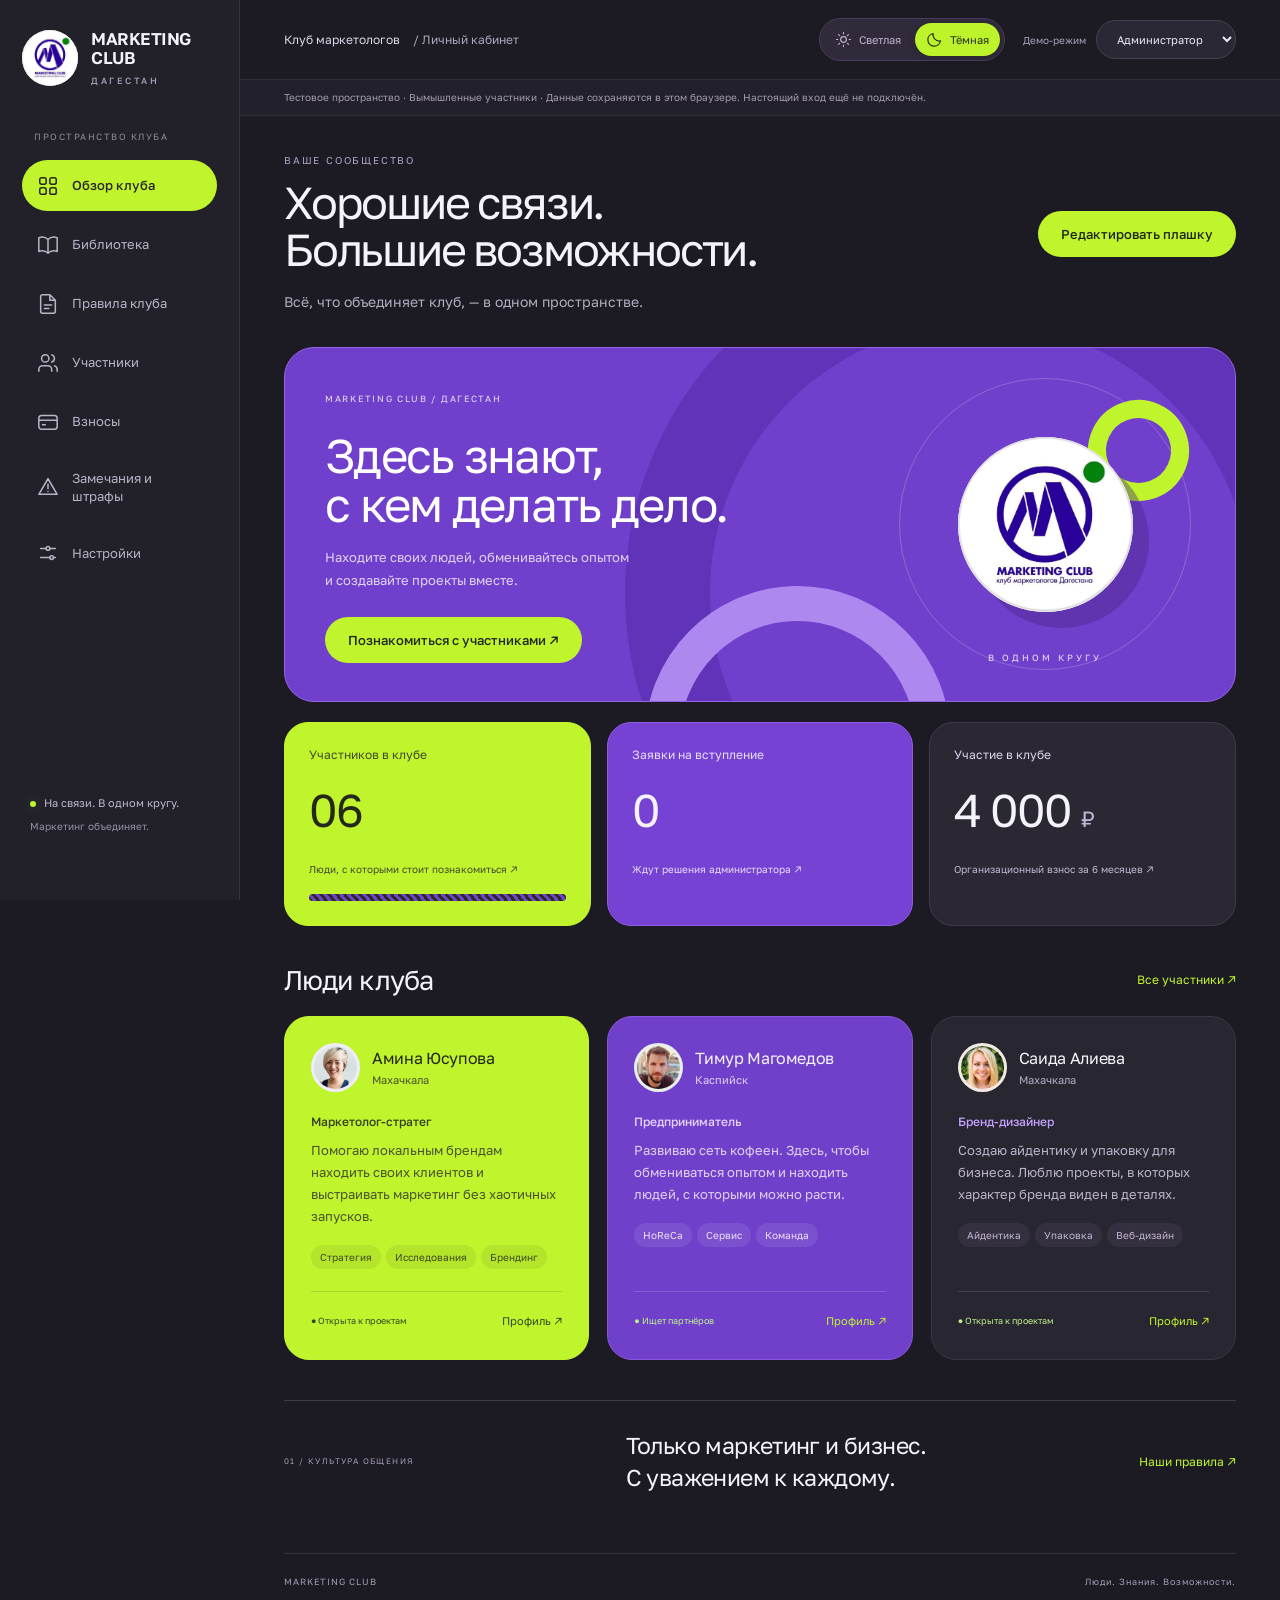
<file: index.html>
<!doctype html><html lang="ru"><head><meta charset="utf-8"><meta name="viewport" content="width=device-width,initial-scale=1"><link rel="icon" href="data:,"><script>try{document.documentElement.dataset.theme=localStorage.getItem('marketing-club-theme')==='light'?'light':'dark'}catch{document.documentElement.dataset.theme='dark'}</script><title>Marketing Club — пространство клуба</title><link rel="stylesheet" href="style.css"><link rel="stylesheet" href="theme.css?v=violet-lime"><link rel="stylesheet" href="components.css?v=1"></head><body><div id="scroll-progress" aria-hidden="true"></div><aside class="sidebar"><a class="brand" href="#overview"><span class="original-logo"><img src="club-reference.png" alt="Логотип Marketing Club"></span><span>MARKETING<br>CLUB<small>ДАГЕСТАН</small></span></a><div class="nav-label">ПРОСТРАНСТВО КЛУБА</div><nav id="nav"></nav><div class="side-bottom"><span class="live-dot"></span> На связи. В одном кругу.<p>Маркетинг объединяет.</p></div></aside><div class="workspace"><header class="topbar"><span>Клуб маркетологов <span class="muted">/ Личный кабинет</span></span><div class="header-controls"><div id="theme-switch" class="theme-switch" role="group" aria-label="Тема оформления"></div><label class="mode-label">Демо-режим <select id="mode" aria-label="Демонстрационная роль"><option value="admin">Администратор</option><option value="member">Участник</option></select></label></div></header><div class="demo-banner">Тестовое пространство · Вымышленные участники · Данные сохраняются в этом браузере. Настоящий вход ещё не подключён.</div><main id="app"></main><footer>MARKETING CLUB <span>Люди. Знания. Возможности.</span></footer></div><dialog id="dialog"><button id="close-dialog" class="close" aria-label="Закрыть">×</button><div id="dialog-body"></div></dialog><div id="toast" role="status"></div><button id="back-top" type="button" aria-label="Наверх" title="Наверх"></button><script src="ui.js"></script><script src="seed.js"></script><script src="library.js"></script><script src="settings.js"></script><script src="app.js"></script></body></html>
</file>
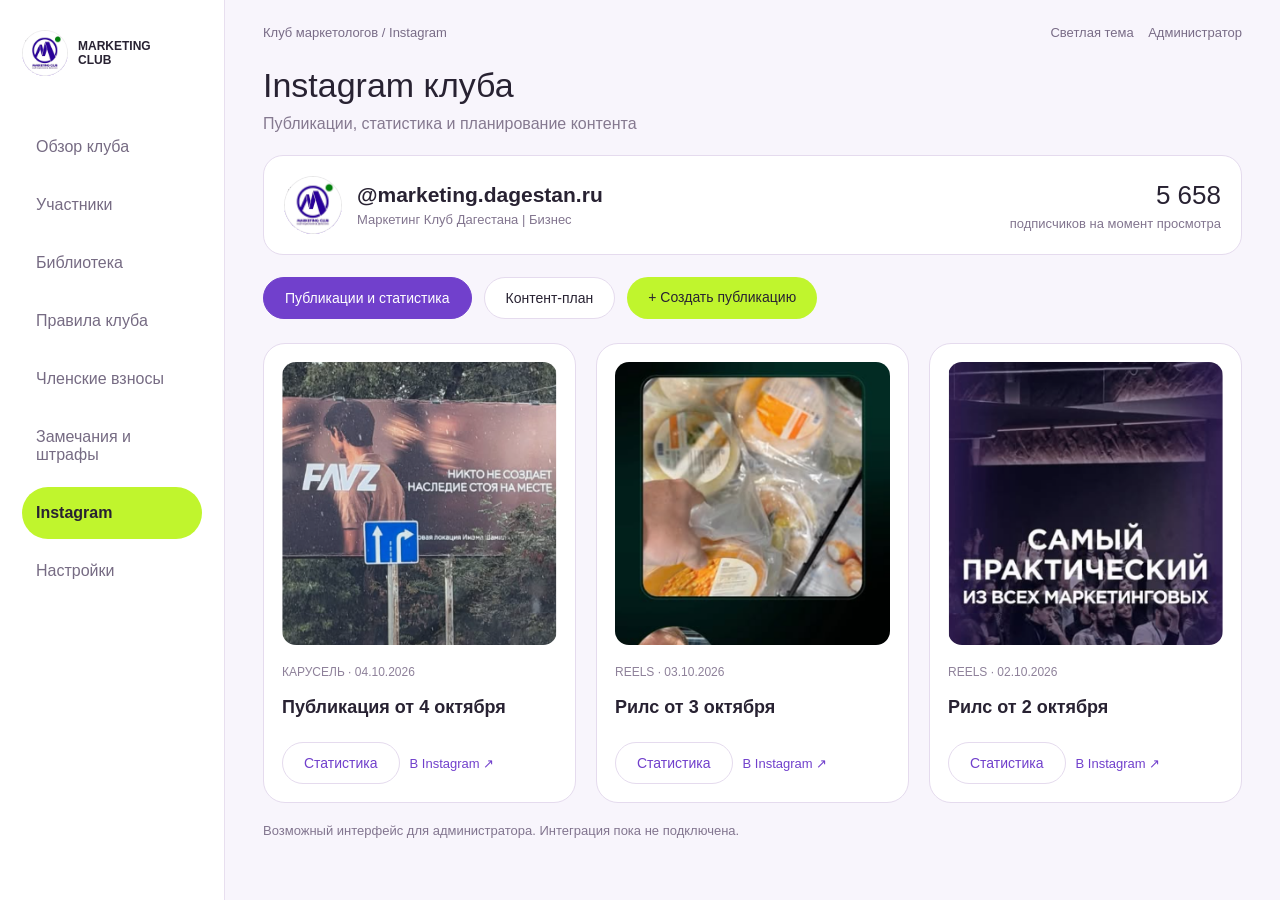
<file: docs/presentation/instagram-admin.html>
<!doctype html><meta charset="utf-8"><style>
*{box-sizing:border-box}body{margin:0;background:#f8f5fc;color:#282232;font:16px Arial}aside{position:absolute;left:0;top:0;bottom:0;width:225px;background:white;padding:30px 22px;border-right:1px solid #e8dfef}.brand{display:flex;align-items:center;font-size:12px;font-weight:700;gap:10px;margin-bottom:45px}.brand img{width:46px;height:46px;border-radius:50%}nav div{padding:17px 14px;margin:6px 0;color:#766b83;border-radius:30px}nav .active{background:#c0f52d;color:#282232;font-weight:bold}main{margin-left:225px;padding:25px 38px}.top{display:flex;justify-content:space-between;color:#796c87;font-size:13px;margin-bottom:26px}h1{font-size:34px;font-weight:500;margin:0 0 10px}.muted{color:#857990}.account{background:white;border:1px solid #e5dbee;border-radius:20px;padding:20px;display:flex;align-items:center;gap:15px;margin:22px 0}.account img{width:58px;height:58px;border-radius:50%}.account b{font-size:21px}.account .num{margin-left:auto;text-align:right;font-size:26px}.account small{font-size:13px;display:block;color:#82758f;margin-top:5px}.tabs{display:flex;gap:12px;margin:18px 0 24px}.btn{padding:12px 21px;border:1px solid #e5dbee;background:white;border-radius:24px;font-size:14px}.btn.on{background:#7140cc;color:white;border-color:#7140cc}.btn.lime{background:#c0f52d;color:#282232;border:none}.cards{display:grid;grid-template-columns:repeat(3,1fr);gap:20px}.card{background:#fff;border:1px solid #e5dbee;border-radius:22px;padding:18px}.photo{width:100%;height:283px;object-fit:cover;border-radius:14px}.card small{display:block;margin:16px 0;color:#8e819a;font-size:12px}.card h3{font-size:18px;line-height:1.4;margin:10px 0 22px}.actions{display:flex;gap:10px;align-items:center;color:#7140cc;font-size:13px}.note{font-size:13px;color:#82758f;margin-top:20px}.stats{display:grid;grid-template-columns:360px 1fr;gap:28px}.stats .photo{height:375px}.metrics{display:grid;grid-template-columns:repeat(2,1fr);gap:14px;margin-top:23px}.metric{border-bottom:1px solid #e7deef;padding:13px 0 17px}.metric b{display:block;font-size:30px;color:#7140cc;margin-bottom:7px}.hint{padding:19px;background:#f0e8fa;border-radius:15px;line-height:1.6;color:#71607e;margin-top:27px}.schedule{background:white;border:1px solid #e5dbee;border-radius:20px;padding:25px}table{width:100%;border-collapse:collapse}td,th{text-align:left;padding:19px 12px;border-bottom:1px solid #eae2f1;font-size:16px}th{color:#8d8097;font-size:12px;font-weight:normal}.tag{background:#f0e9fa;color:#7140cc;padding:7px 12px;border-radius:20px;font-size:12px}.caption{font-size:13px;color:#857990;margin-bottom:10px}
</style><aside><div class="brand"><img src="assets/logo-final.png">MARKETING<br>CLUB</div><nav><div>Обзор клуба</div><div>Участники</div><div>Библиотека</div><div>Правила клуба</div><div>Членские взносы</div><div>Замечания и штрафы</div><div class="active">Instagram</div><div>Настройки</div></nav></aside><main><div class="top"><span>Клуб маркетологов / Instagram</span><span>Светлая тема &nbsp;&nbsp; Администратор</span></div><h1>Instagram клуба</h1><div class="muted">Публикации, статистика и планирование контента</div><div class="account"><img src="assets/logo-final.png"><div><b>@marketing.dagestan.ru</b><small>Маркетинг Клуб Дагестана | Бизнес</small></div><div class="num">5 658<small>подписчиков на момент просмотра</small></div></div><div class="tabs"><div class="btn" id="feedtab">Публикации и статистика</div><div class="btn" id="plantab">Контент-план</div><div class="btn lime">+ Создать публикацию</div></div><div id="content"></div><div class="note">Возможный интерфейс для администратора. Интеграция пока не подключена.</div></main><script>
const mode=new URLSearchParams(location.search).get('view')||'feed';document.getElementById(mode==='plan'?'plantab':'feedtab').classList.add('on');
const posts=[['club-post1.png','КАРУСЕЛЬ · 04.10.2026','Публикация от 4 октября'],['club-post2.png','REELS · 03.10.2026','Рилс от 3 октября'],['club-post3.png','REELS · 02.10.2026','Рилс от 2 октября']];
if(mode==='feed')content.innerHTML='<div class="cards">'+posts.map(p=>`<article class="card"><img class="photo" src="assets/${p[0]}"><small>${p[1]}</small><h3>${p[2]}</h3><div class="actions"><span class="btn">Статистика</span><span>В Instagram ↗</span></div></article>`).join('')+'</div>';
if(mode==='stats')content.innerHTML=`<div class="stats"><article class="card"><img class="photo" src="assets/club-post3.png"><small>REELS · 02.10.2026</small><h3>Публикация @marketing.dagestan.ru</h3></article><article class="card"><h2>Статистика публикации</h2><div class="muted">Рилс от 2 октября 2026</div><div class="metrics">${['Просмотры','Охват','Лайки','Комментарии','Сохранения','Репосты'].map(x=>`<div class="metric"><b>—</b>${x}</div>`).join('')}</div><div class="hint">Показатели появятся после подключения аккаунта и предоставления доступа к статистике.</div></article></div>`;
if(mode==='plan')content.innerHTML=`<article class="schedule"><div class="caption">ПРИМЕР РАСПИСАНИЯ</div><h2>Октябрь 2026</h2><div class="muted">Загрузите готовый контент и назначьте даты публикаций на месяц.</div><table><thead><tr><th>ДАТА И ВРЕМЯ</th><th>ФОРМАТ</th><th>ПУБЛИКАЦИЯ</th><th>СТАТУС</th></tr></thead><tbody>${[['08.10 · 12:00','Пост','Знакомство с участником'],['12.10 · 18:00','Рилс','Короткий разбор кейса'],['19.10 · 12:00','Карусель','Подборка полезных материалов'],['26.10 · 18:00','Рилс','Анонс встречи клуба']].map(r=>`<tr>${r.map(t=>`<td>${t}</td>`).join('')}<td><span class="tag">Запланировано</span></td></tr>`).join('')}</tbody></table><div class="hint">Автопостинг: после подключения система сможет публиковать материалы в назначенное время.</div></article>`;
</script>
</file>
<file: style.css>
@import url('https://fonts.googleapis.com/css2?family=Golos+Text:wght@400;500;600;700;800&display=swap');
:root{font-family:'Golos Text',Arial,sans-serif;color:#29262e;background:#f7f7f9;font-synthesis:none;--purple:#5428b7;--muted:#8a8792;--line:#e8e6ed}*{box-sizing:border-box}body{margin:0}a{color:inherit;text-decoration:none}button,input,select,textarea{font:inherit}button,a,select{ -webkit-tap-highlight-color:transparent}button{cursor:pointer}button:focus-visible,a:focus-visible,input:focus-visible,select:focus-visible,textarea:focus-visible{outline:3px solid #a387e8;outline-offset:3px}.sidebar{position:fixed;inset:0 auto 0 0;width:240px;background:white;border-right:1px solid var(--line);padding:36px 22px;display:flex;flex-direction:column}.brand{display:flex;align-items:center;gap:13px;font-size:17px;font-weight:800;line-height:1.08;letter-spacing:-.4px}.mark{font-size:54px;color:var(--purple);letter-spacing:-8px;margin-right:8px}.brand small{display:block;font-size:9px;letter-spacing:2.5px;font-weight:500;color:#938aab;margin-top:9px}.nav-label{font-size:9px;letter-spacing:1.8px;color:#aaa4b4;margin:60px 12px 18px}nav{display:grid;gap:6px}nav a{display:flex;align-items:center;gap:13px;font-size:13px;padding:14px 12px;border-radius:9px;color:#817a8d}nav a>span{font-size:19px;width:22px;text-align:center}nav a.active{background:#eee8fa;color:var(--purple);font-weight:600}.side-bottom{margin-top:auto;font-size:11px;padding:20px 8px;color:#736a81}.side-bottom p{font-size:10px;margin:9px 0;color:#a59dad}.live-dot{display:inline-block;background:#73a98a;width:6px;height:6px;border-radius:50%;margin-right:5px}.workspace{margin-left:240px}.topbar{height:80px;padding:0 44px;display:flex;align-items:center;justify-content:space-between;border-bottom:1px solid var(--line);font-size:12px;background:white;gap:20px}.muted{color:var(--muted);margin-left:10px}.mode-label{font-size:10px;color:var(--muted);display:flex;align-items:center;gap:10px}.mode-label select{padding:9px;border:1px solid var(--line);border-radius:7px;font-size:11px;background:#fff;color:#4a405d}.demo-banner{padding:10px 44px;color:#898091;font-size:10px;border-bottom:1px solid var(--line);line-height:1.5}main{max-width:1480px;margin:auto;padding:40px 44px 60px;min-height:80vh}.page-heading{display:flex;justify-content:space-between;align-items:center;gap:22px;margin-bottom:30px}.eyebrow{font-size:10px;color:#9787b0;letter-spacing:2px;margin-bottom:13px}h1{font-size:39px;font-weight:500;line-height:1.17;letter-spacing:-1.7px;margin:0 0 14px}h2{font-size:24px;font-weight:500;letter-spacing:-.6px;margin:0 0 16px}h3{font-size:15px;font-weight:500;margin:0 0 8px}p{font-size:13px;line-height:1.8;color:#8a8592;margin:0}.primary,.light-button{display:inline-flex;justify-content:center;align-items:center;border:0;border-radius:8px;padding:14px 18px;background:var(--purple);color:white;font-size:12px;font-weight:500}.light-button{background:#fff;color:#5428b7;margin-top:28px}.hero{position:relative;display:flex;justify-content:space-between;background:#5325af;border-radius:16px;overflow:hidden;padding:38px 40px;color:#fff;min-height:310px}.hero h2{font-size:39px;line-height:1.12;margin:22px 0 16px;letter-spacing:-1.4px}.hero p{color:#d1bfe9;font-size:12px}.pill{font-size:8px;letter-spacing:2px;color:#d5c7ed}.hero-art{width:300px;position:relative;display:flex;align-items:center;justify-content:center;flex-shrink:0}.hero-art:before,.hero-art:after{content:'';position:absolute;border:1px solid #ffffff20;border-radius:50%;width:290px;height:290px}.hero-art:after{width:220px;height:220px}.hero-art span{font-size:230px;font-weight:800;font-style:italic;line-height:1;letter-spacing:-25px;transform:rotate(-12deg);color:#f1e8ff;text-shadow:15px 15px 0 #ffffff13;margin-right:32px}.hero-art i{position:absolute;bottom:0;font-style:normal;font-size:8px;letter-spacing:4px;color:#bca1e3}.stats{display:grid;grid-template-columns:repeat(3,1fr);gap:16px;margin:20px 0 38px}.stats>a{padding:23px;background:white;border:1px solid var(--line);border-radius:12px}.stats small{font-size:11px;color:#8d8796;display:block}.stats strong{display:block;font-size:35px;font-weight:500;letter-spacing:-1.5px;margin:17px 0}.stats em{font-size:22px;font-style:normal;color:#bcb0d2}.stats span{font-size:9px;color:#a09aa9}.section-title{display:flex;align-items:center;justify-content:space-between;margin:32px 0 20px;font-size:22px}.section-title h2{margin:0;font-size:22px}.section-title a{font-size:11px;color:var(--purple)}.cards{display:grid;grid-template-columns:repeat(3,minmax(0,1fr));gap:16px}.card{padding:23px;background:white;border:1px solid var(--line);border-radius:12px;display:flex;flex-direction:column;min-width:0}.person-top{display:flex;align-items:center;gap:12px;margin-bottom:22px}.avatar{width:48px;height:48px;display:grid;place-items:center;border-radius:50%;font-size:15px;flex-shrink:0;overflow:hidden}.avatar img{width:100%;height:100%;object-fit:cover}.person-top h3{font-size:13px;margin:0 0 5px}.person-top small,td small{display:block;font-size:10px;color:#9c95a5;margin-top:4px}.role{font-size:11px;font-weight:500;color:var(--purple);margin-bottom:10px}.card p{font-size:11px;line-height:1.8}.tags{display:flex;flex-wrap:wrap;gap:5px;margin:18px 0 22px}.tags span{font-size:9px;padding:5px 7px;background:#f7f5fa;border-radius:4px;color:#91859d}.card-bottom{margin-top:auto;border-top:1px solid #f0edf4;padding-top:16px;display:flex;justify-content:space-between;gap:10px;align-items:center}.availability{font-size:8px;color:#7a9b85}.text-button{display:inline-block;border:0;background:none;color:var(--purple);font-size:11px;padding:6px 0;cursor:pointer}.bottom-note{margin-top:35px;border-top:1px solid var(--line);padding-top:28px;display:flex;align-items:center;justify-content:space-between;gap:20px}.bottom-note>span{font-size:8px;letter-spacing:1.4px;color:#a49aaf}.bottom-note h2{font-size:20px;line-height:1.4;margin:0}.bottom-note a{font-size:11px;color:var(--purple)}footer{margin:0 44px;padding:22px 0;border-top:1px solid var(--line);font-size:9px;letter-spacing:1px;color:#a299ae;display:flex;justify-content:space-between}.toolbar{display:flex;gap:12px;margin-bottom:20px}.toolbar input{flex:1;min-width:0}.toolbar input,.toolbar select{border:1px solid var(--line);border-radius:9px;padding:16px;background:#fff;font-size:12px;color:#786a88}.result-count{font-size:11px;margin:0 0 18px}.profile-layout,.rules-layout{display:grid;grid-template-columns:1fr 300px;gap:28px}.profile-layout{grid-template-columns:1fr 1fr}.panel{background:#fff;border:1px solid var(--line);border-radius:12px;padding:25px;margin-bottom:18px}.panel p+p{margin-top:14px}.panel.purple{background:var(--purple);color:white}.purple p{color:#dccff3}.rule{display:grid;grid-template-columns:35px 1fr;gap:22px;padding:24px 0;border-top:1px solid var(--line)}.rule>span{font-size:12px;color:#aa9abd}.rule p{font-size:12px}.rule h3{font-size:17px}.detail-section{margin:24px 0}.table-wrap{overflow:auto;background:white;border:1px solid var(--line);border-radius:12px}table{border-collapse:collapse;width:100%;text-align:left;font-size:12px}th{font-size:10px;color:#9a90a6;background:#fcfbfe;font-weight:500;padding:18px;white-space:nowrap}td{padding:18px;border-top:1px solid #f0edf5;line-height:1.6}td .person-top{margin:0}td .avatar{width:34px;height:34px;font-size:11px}td strong{font-size:11px;font-weight:500}.actions{display:flex;gap:12px}.badge{padding:6px 8px;border-radius:5px;font-size:10px;white-space:nowrap;background:#f0edf4;color:#8a7e9b}.badge.active{background:#ecf5ef;color:#71917c}.badge.pending{background:#fff5e3;color:#ae8c47}.badge.excluded,.danger{color:#b65668}.info-strip{background:#eeebf7;padding:15px 18px;border-radius:8px;font-size:12px;color:#8c7aab;margin-bottom:24px}.history-item{padding:17px 0;border-bottom:1px solid var(--line);font-size:13px}.history-item small{display:block;font-size:10px;color:#a497b2;margin-top:6px}.empty{padding:50px;border:1px dashed var(--line);grid-column:1/-1;color:#8a7b9c}.small-note{font-size:10px;line-height:1.7}dialog{border:0;border-radius:16px;padding:35px;width:calc(100% - 32px);max-width:660px;max-height:90vh;overflow:auto;color:#302638}dialog::backdrop{background:#20103180;backdrop-filter:blur(5px)}.close{position:absolute;right:12px;top:12px;border:0;background:#f2eff7;border-radius:50%;width:30px;height:30px;font-size:20px;color:#84708f}form label{display:block;font-size:12px;margin:16px 0 8px;color:#81708f}form input,form textarea,form select{display:block;width:100%;border:1px solid #e4deec;border-radius:7px;background:#fff;padding:12px;font-size:14px;margin-top:8px;color:#43334f}form textarea{min-height:85px;resize:vertical}form .primary{width:100%;margin-top:22px}.form-grid{display:grid;grid-template-columns:1fr 1fr;gap:0 16px}[hidden]{display:none!important}#toast{position:fixed;bottom:24px;left:50%;transform:translateX(-50%);max-width:90vw;background:#32233f;color:#fff;border-radius:10px;padding:15px 23px;font-size:13px;z-index:100;display:none}#toast.show{display:block}
@media(min-width:1550px){main{padding-top:50px}.hero{min-height:355px}.hero-art{width:400px}.card{padding:28px}.card p{font-size:13px}.person-top h3{font-size:15px}}
@media(max-width:1150px){.sidebar{width:200px;padding:25px 14px}.workspace{margin-left:200px}main{padding:30px 28px}.topbar{padding:0 28px}.demo-banner{padding:10px 28px}.cards{grid-template-columns:repeat(2,minmax(0,1fr))}.hero-art{width:220px}.hero-art:before{width:240px;height:240px}.hero h2{font-size:34px}.bottom-note>span{display:none}.rules-layout{grid-template-columns:1fr 240px}}
@media(max-width:760px){.sidebar{position:static;width:auto;padding:18px 20px 0;border-right:0}.brand{font-size:13px}.mark{font-size:40px}.brand small{font-size:8px;margin-top:5px}.nav-label,.side-bottom{display:none}nav{display:flex;overflow:auto;margin-top:18px;gap:4px}nav a{flex-shrink:0;padding:12px 11px;font-size:11px;border-radius:7px 7px 0 0}nav a>span{display:none}.workspace{margin:0}.topbar{height:58px;padding:0 20px}.topbar>span{font-size:10px}.muted{display:none}.mode-label{font-size:0}.demo-banner{padding:10px 20px;font-size:9px}main{padding:28px 20px 40px}h1{font-size:32px}.page-heading{align-items:flex-start}.page-heading>.primary{padding:12px;font-size:10px;white-space:nowrap}.hero{padding:28px;min-height:300px}.hero-art{width:140px;opacity:.65;margin-right:-25px}.hero-art span{font-size:160px}.hero-art:before{width:190px;height:190px}.hero-art:after{width:145px;height:145px}.hero-art i{display:none}.hero h2{font-size:30px}.hero p{font-size:10px}.hero>div:first-child{z-index:1}.stats{gap:8px}.stats>a{padding:16px 12px}.stats small{font-size:9px}.stats strong{font-size:26px}.stats span{font-size:8px}.rules-layout,.profile-layout{grid-template-columns:1fr}.cards{gap:12px}.card{padding:18px}.card-bottom{flex-wrap:wrap}.bottom-note h2{font-size:17px}footer{margin:0 20px;font-size:8px}.form-grid{grid-template-columns:1fr}.toolbar{flex-wrap:wrap}.toolbar input{flex-basis:100%}.toolbar select{width:100%}.page-heading{flex-wrap:wrap}}
@media(max-width:450px){.cards{grid-template-columns:1fr}.hero-art{position:absolute;right:0;top:60px;opacity:.22}.hero h2{font-size:33px}.hero p{font-size:11px}.stats{grid-template-columns:1fr}.stats>a{display:grid;grid-template-columns:1fr auto;align-items:center;gap:8px}.stats strong{grid-row:1/3;grid-column:2;margin:0}.stats span{font-size:9px}.hero{padding:28px}.bottom-note{align-items:flex-start}.bottom-note a{font-size:10px;white-space:nowrap}.topbar>span{max-width:100px}dialog{padding:32px 22px}.person-top h3{font-size:15px}.card p{font-size:12px}.availability{font-size:10px}}
.original-logo{position:relative;display:block;width:56px;height:56px;flex-shrink:0;border-radius:50%;overflow:hidden}.original-logo img{position:absolute;width:285%;max-width:none;height:auto;left:-80.4%;top:-64.6%}.hero-art .original-logo{width:200px;height:200px;z-index:1}.hero-art:after{width:240px;height:240px}@media(max-width:760px){.original-logo{width:48px;height:48px}.hero-art .original-logo{width:135px;height:135px}}@media(max-width:450px){.hero-art{display:none}}
.library-intro{display:flex;justify-content:space-between;align-items:center;gap:30px;background:#eee8f8;border:1px solid #e3d8f3;border-radius:14px;padding:30px 34px;margin-bottom:26px}.library-intro h2{font-size:28px;color:#4e2d79}.library-intro p{color:#8a759f}.library-art{display:grid;gap:5px;color:#b6a0d0;font-size:20px;font-weight:700;letter-spacing:-.7px;transform:rotate(-7deg);padding-right:30px}.library-art span:last-child{color:#7148a4}.library-filters{display:flex;justify-content:space-between;align-items:flex-start;gap:15px;margin-bottom:22px}.resource-tabs{display:flex;gap:7px;flex-wrap:wrap}.resource-tab{background:#fff;border:1px solid var(--line);border-radius:25px;padding:9px 13px;color:#8a7c9a;font-size:11px;white-space:nowrap}.resource-tab.selected{background:#5428b7;color:#fff;border-color:#5428b7}.resource-card{padding:0;overflow:hidden}.resource-cover{height:155px;background:#e7def4;color:#775592;position:relative;display:flex;flex-direction:column;justify-content:space-between;padding:19px 23px}.resource-cover[data-kind="Видео"]{background:#e7edf0;color:#67868e}.resource-cover[data-kind="Статья"]{background:#f0e8dd;color:#a78b60}.resource-cover[data-kind="Курс"]{background:#e5ece4;color:#7c9874}.resource-cover[data-kind="Сервис"]{background:#e6e7f3;color:#7f84b0}.resource-cover[data-kind="Шаблон"]{background:#f1e3e9;color:#af7d90}.resource-format{font-size:9px;letter-spacing:1px;padding-right:28px}.resource-glyph{font-size:60px;line-height:1;font-weight:400}.bookmark{position:absolute;right:14px;top:12px;width:30px;height:30px;display:grid;place-items:center;border:0;border-radius:50%;background:#ffffff90;color:#786486;font-size:21px}.bookmark.saved{color:#5428b7;background:white}.resource-copy{padding:23px;display:flex;flex-direction:column;flex:1}.resource-copy>small{font-size:9px;color:#a391b1;margin-bottom:11px}.resource-copy h3{font-size:18px;line-height:1.35;letter-spacing:-.4px}.resource-copy p{margin-bottom:22px;overflow-wrap:anywhere}.resource-bottom{display:flex;justify-content:space-between;align-items:center;gap:10px;margin-top:auto;padding-top:15px;border-top:1px solid #eee9f3}.sample-label{font-size:9px;color:#a49aaf}.resource-admin{display:flex;justify-content:space-between;gap:16px;margin-top:28px;padding-top:18px;border-top:1px solid var(--line)}.resource-description{white-space:pre-wrap;font-size:14px;line-height:1.8;color:#86788e;overflow-wrap:anywhere}.resource-copy h3{overflow-wrap:anywhere}@media(max-width:760px){.library-intro{padding:24px}.library-art{font-size:14px;padding-right:0}.library-intro h2{font-size:23px}.library-filters{flex-wrap:wrap}.resource-copy{padding:20px}}@media(max-width:450px){.library-art{display:none}.library-intro p br{display:none}.resource-cover{height:145px}.resource-tabs{gap:6px}.resource-tab{padding:9px 11px}}
</file>
<file: theme.css>
/* Club visual direction: charcoal, violet, electric lime. */
:root{color-scheme:dark;--purple:#ad8aff;--muted:#aaa6bb;--line:#383543;--lime:#c0f52d;--violet:#7340d6;--surface:#272630;color:#f5f3fa;background:#1c1b23}
body{background:#1c1b23}::selection{background:var(--lime);color:#20211b}
.sidebar{background:#22212a;border-color:#37333f;padding-top:30px}.brand{font-weight:600;letter-spacing:-.5px}.brand small{color:#a8a1ba}.nav-label{color:#92899f;margin-top:45px;letter-spacing:1.5px}.original-logo{background:white}.side-bottom{color:#c0b8ce}.side-bottom p{color:#9690a5}.live-dot{background:var(--lime);box-shadow:0 0 12px #c0f52d40}
nav{gap:8px}nav a{border-radius:30px;padding:14px;color:#b9b3c6;transition:background .18s,color .18s}nav a:hover{background:#302b3e;color:#fff}nav a.active{background:var(--lime);color:#22251a;font-weight:500}nav a>span{font-size:20px}nav a.active>span{color:#292426}
.topbar{background:#1c1b23;border-color:#302d39;color:#ddd7e9}.mode-label{color:#aba2bc}.mode-label select{background:#2b2835;color:#ede7f8;border:1px solid #46404f;border-radius:30px;padding:11px 16px}.demo-banner{background:#22202b;color:#a49bad;border-color:#302d39;font-size:10px}
main{padding-top:38px}h1{font-size:clamp(36px,3.5vw,56px);font-weight:400;letter-spacing:-2.2px;line-height:1.04;margin-bottom:18px}h2{font-weight:400}h3{font-weight:500}p{color:#b3acbf;font-size:14px;line-height:1.75}.eyebrow{color:#afa0c6;font-size:10px;letter-spacing:1.8px}.page-heading{margin-bottom:32px}.page-heading>div>p{max-width:650px}
.primary,.light-button{background:var(--lime);color:#20251a;border-radius:40px;font-size:13px;font-weight:500;padding:15px 23px;transition:background .16s,transform .16s}.primary:hover,.light-button:hover{background:#cff970;transform:translateY(-1px)}.primary:active,.light-button:active{transform:none}button:focus-visible,a:focus-visible,input:focus-visible,select:focus-visible,textarea:focus-visible{outline:3px solid #a6ece0;outline-offset:4px}.text-button,.section-title a,.bottom-note a{color:var(--lime);font-size:12px}.text-button:hover{text-decoration:underline;text-underline-offset:4px}
.hero{background:#7040cc;border:1px solid #9464e5;border-radius:30px;padding:38px 40px;min-height:340px;isolation:isolate}.hero:before{content:'';position:absolute;inset:-110px -100px auto auto;width:540px;height:540px;border:85px solid #5b2eaf;border-radius:50%;z-index:-1;opacity:.7}.hero:after{content:'';position:absolute;width:235px;height:235px;right:30%;bottom:-190px;border:35px solid #ad89ef;border-radius:50%;z-index:-1}.hero h2{font-size:clamp(34px,3.7vw,53px);font-weight:400;line-height:1.04;letter-spacing:-1.7px;margin:25px 0 17px}.hero p{color:#e2d5f6;font-size:13px}.pill{color:#e9dff9;font-size:9px;letter-spacing:1.7px}.hero-art{width:300px}.hero-art:before{border:1px solid #d1bae950;width:290px;height:290px}.hero-art:after{border:18px solid var(--lime);width:65px;height:65px;right:6px;top:14px;border-radius:50%;transform:rotate(-20deg)}.hero-art .original-logo{width:175px;height:175px;box-shadow:16px 16px 0 #47228165}.hero-art i{color:#efe4ff;letter-spacing:3px;font-size:9px}.light-button{margin-top:25px}
.stats{gap:16px}.stats>a{background:#2b2834;border:1px solid #42394f;border-radius:24px;padding:24px;position:relative;overflow:hidden}.stats>a:first-child{background:var(--lime);color:#232819;border-color:var(--lime)}.stats>a:nth-child(2){background:#7542d3;border-color:#8e5be1}.stats strong{font-size:46px;font-weight:400;letter-spacing:-2px;margin:20px 0}.stats small{color:#dfd5ee;font-size:12px}.stats span{color:#c4b9d2;font-size:10px}.stats em{color:#c4b6d7}.stats>a:first-child small,.stats>a:first-child span{color:#424b2c}.stats>a:nth-child(2) small,.stats>a:nth-child(2) span{color:#ecdefc}.stats>a:first-child:after{content:'';display:block;height:7px;width:100%;margin-top:17px;background:repeating-linear-gradient(50deg,#282c22 0 3px,#7141ce 3px 6px);border-radius:10px}.section-title h2{font-size:27px;letter-spacing:-.9px}
.cards{gap:18px}.card{background:#282630;border:1px solid #3c3549;border-radius:25px;padding:26px}.person-top h3{font-size:16px;font-weight:400;line-height:1.25;letter-spacing:-.35px}.person-top small,td small{color:#b6acc4;font-size:11px}.avatar{width:49px;height:49px;border:3px solid #ffffff16}.role{color:#c4a2ff;font-size:12px;font-weight:500}.card p{color:#bcb4ca;font-size:13px;line-height:1.7}.tags span{background:#35303f;color:#c4b6d6;border-radius:25px;font-size:10px;padding:6px 9px}.card-bottom{border-color:#494052;gap:8px}.availability{color:#bef28b;font-size:9px}.card-bottom .text-button{font-size:11px}
.cards:not(.resource-grid)>.card:nth-child(6n+1){background:var(--lime);border-color:var(--lime);color:#23271b}.cards:not(.resource-grid)>.card:nth-child(6n+1) .role{color:#333d21}.cards:not(.resource-grid)>.card:nth-child(6n+1) p,.cards:not(.resource-grid)>.card:nth-child(6n+1) small{color:#4a522e}.cards:not(.resource-grid)>.card:nth-child(6n+1) .tags span{background:#24261913;color:#3e4a22}.cards:not(.resource-grid)>.card:nth-child(6n+1) .card-bottom{border-color:#718f374d}.cards:not(.resource-grid)>.card:nth-child(6n+1) .availability,.cards:not(.resource-grid)>.card:nth-child(6n+1) .text-button{color:#344520}.cards:not(.resource-grid)>.card:nth-child(6n+2){background:#7040cb;border-color:#8856dc}.cards:not(.resource-grid)>.card:nth-child(6n+2) .role{color:#e7d5ff}.cards:not(.resource-grid)>.card:nth-child(6n+2) p,.cards:not(.resource-grid)>.card:nth-child(6n+2) small{color:#e2d3f5}.cards:not(.resource-grid)>.card:nth-child(6n+2) .tags span{background:#ffffff16;color:#eee3fc}.cards:not(.resource-grid)>.card:nth-child(6n+2) .card-bottom{border-color:#ac83e766}
.toolbar input,.toolbar select{background:#2a2733;border-color:#423a50;color:#eee9f5;border-radius:30px;padding:17px 21px;font-size:13px}.toolbar input::placeholder{color:#a69ab8}.result-count{color:#a69db5;font-size:12px}.bottom-note{border-color:#403847;margin-top:40px}.bottom-note h2{font-size:23px;font-weight:400}.bottom-note>span,footer{color:#a69bb5}.bottom-note>a{white-space:nowrap}footer{border-color:#38323f}
.panel{background:#292530;border-color:#41374c;border-radius:25px;padding:28px}.panel.purple{background:#7040cd;border-color:#8d58e0}.panel.purple p{color:#eee0ff}.rule{border-color:#3d3447;padding:27px 0}.rule>span{background:#36303e;color:var(--lime);border-radius:50%;width:34px;height:34px;display:grid;place-items:center;font-size:11px}.rule p{font-size:14px;color:#bdb2cc}.rule h3{font-size:19px;font-weight:400}.rules-layout{gap:32px}.rules-layout aside .panel:first-child h2{color:var(--lime);font-size:28px;line-height:1.2}.history-item{border-color:#403648}.history-item small{color:#a99bb8}.info-strip{background:#332944;color:#d8c2f1;border:1px solid #56406a;border-radius:17px;font-size:13px}.table-wrap{background:#27232e;border-color:#42384f;border-radius:23px}th{background:#302838;color:#c1b1d0;font-size:11px;padding:20px}td{border-color:#403549;font-size:13px;padding:20px}td strong{font-size:12px}.badge{border-radius:20px;background:#45364f;color:#e3cbee}.badge.active{background:#c0f52d1a;color:#c0f52d}.badge.pending{background:#ffd0781a;color:#ffd078}.badge.excluded{background:#e66f9020;color:#ffafc5}.danger{color:#ffacc2}.empty{border-color:#584765;color:#d1bce0;border-radius:24px}.empty p{margin:12px 0}.small-note{color:#b4a5c2;font-size:11px}
dialog{background:#29232f;border:1px solid #5d4770;border-radius:27px;color:#f4edf9;box-shadow:0 30px 100px #0008}dialog::backdrop{background:#0f0b17b0;backdrop-filter:blur(7px)}.close{background:#44344f;color:#f1e2fd;width:34px;height:34px}.detail-section p{color:#c5b6d0}form label{color:#d0bddf;font-size:13px}form input,form textarea,form select{background:#211b27;border-color:#51405e;color:#eee5f6;border-radius:13px;padding:13px}form input::placeholder,form textarea::placeholder{color:#9c86ab}form input[type=file]{font-size:12px}form input::file-selector-button{border:0;background:#4b355b;color:#eee5f6;padding:7px;border-radius:7px;margin-right:8px}#toast{background:var(--lime);color:#243019;border-radius:25px;box-shadow:0 10px 30px #0005}
.library-intro{background:#7040cc;border:1px solid #8957de;border-radius:28px;padding:32px 35px;overflow:hidden}.library-intro .eyebrow{color:#d2bbee}.library-intro h2{color:white;font-size:35px;font-weight:400;letter-spacing:-1px}.library-intro p{color:#e0cdf6}.library-art{color:#cab0eb;font-size:23px}.library-art span:last-child{color:var(--lime)}.resource-tab{background:#2c2634;border-color:#4e3d5c;color:#c6b6d5;padding:11px 15px}.resource-tab.selected{background:var(--lime);border-color:var(--lime);color:#25301b}.resource-card{padding:0}.resource-cover{background:#7040cc;color:#eee1ff;height:165px;padding:22px 25px}.resource-cover[data-kind="Видео"]{background:var(--lime);color:#34411d}.resource-cover[data-kind="Статья"]{background:#92e1d5;color:#214d46}.resource-cover[data-kind="Курс"]{background:#bcf02d;color:#34411d}.resource-cover[data-kind="Сервис"]{background:#7441cf;color:#eee1ff}.resource-cover[data-kind="Шаблон"]{background:#42404e;color:#d5d0e6}.resource-cover:after{content:'';width:85px;height:85px;border:16px solid currentColor;opacity:.13;position:absolute;right:18px;bottom:-28px;border-radius:50%;pointer-events:none}.resource-format{font-size:10px;letter-spacing:.8px}.bookmark{background:#22202c26;color:inherit;border:1px solid #ffffff35;width:34px;height:34px}.bookmark.saved{background:#221d2d;color:var(--lime)}.resource-copy{padding:25px}.resource-copy>small,.sample-label{color:#b6a3c7;font-size:10px}.resource-copy h3{font-size:21px;font-weight:400;line-height:1.25}.resource-bottom,.resource-admin{border-color:#483651}.resource-description{color:#d1bfdf}.resource-glyph{font-size:62px}
@media(max-width:1150px){.hero-art{width:220px}.hero-art:before{width:230px;height:230px}.hero-art:after{right:-5px;top:25px;width:50px;height:50px;border-width:12px}.hero-art .original-logo{width:150px;height:150px}.card{padding:23px}.resource-card{padding:0}.person-top h3{font-size:15px}}
@media(max-width:760px){.sidebar{padding:20px 20px 12px}.brand{font-size:14px}.brand small{font-size:8px}nav{gap:7px;margin-top:19px;padding-bottom:5px}nav a{border-radius:30px;padding:12px 16px;font-size:12px;background:#2c2934}nav a.active{background:var(--lime)}.topbar{background:#1c1b23}.demo-banner{font-size:9px}main{padding-top:29px}h1{font-size:40px;letter-spacing:-1.8px}.page-heading>div>p{font-size:13px}.page-heading>.primary{font-size:12px;padding:14px 21px}.hero{padding:29px;border-radius:26px;min-height:300px}.hero h2{font-size:39px}.hero-art{width:130px;opacity:1}.hero-art .original-logo{width:105px;height:105px}.hero-art:before{width:150px;height:150px}.hero-art:after{width:34px;height:34px;border-width:9px;top:36px;right:0}.hero p{font-size:12px}.hero .light-button{font-size:11px;padding:14px 17px}.stats>a{padding:18px;border-radius:22px}.stats strong{font-size:35px}.stats small{font-size:10px}.stats span{font-size:9px}.card{padding:23px}.resource-card{padding:0}.bottom-note h2{font-size:20px}.bottom-note a{font-size:11px}.library-intro{padding:26px}.library-intro h2{font-size:29px}.library-art{font-size:17px}.resource-copy{padding:23px}.rule{gap:13px}.rule p{font-size:13px}.toolbar input,.toolbar select{font-size:13px;padding:15px 19px}.library-filters{gap:12px}.resource-tab{font-size:11px;padding:10px 13px}.panel{padding:24px}}
@media(max-width:450px){h1{font-size:40px}.hero h2{font-size:38px}.hero{min-height:310px}.stats>a:first-child:after{grid-column:1/-1;margin-top:4px}.stats strong{font-size:33px}.stats small{font-size:12px}.stats span{font-size:10px}.stats>a{padding:20px}.person-top h3{font-size:18px}.card p{font-size:14px}.role{font-size:13px}.tags span{font-size:11px}.availability{font-size:10px}.card-bottom .text-button{font-size:12px}.section-title h2{font-size:26px}.library-intro h2{font-size:30px}.resource-cover{height:150px}.bottom-note{flex-wrap:wrap;gap:14px}.bottom-note h2{font-size:22px}dialog{padding:35px 23px}.resource-copy h3{font-size:23px}.resource-copy p{font-size:13px}.form-grid{min-width:0}input,select,textarea{min-width:0}}
@media(prefers-reduced-motion:reduce){*{transition:none!important;scroll-behavior:auto!important}}
</file>
<file: components.css>
/* Shared interactive controls and light theme. */
.ui-icon{width:22px;height:22px;display:block;flex-shrink:0;pointer-events:none}
nav a>.nav-icon{width:23px;height:23px;display:grid;place-items:center;flex-shrink:0}
nav a>.nav-text{width:auto;font-size:13px;text-align:left;line-height:1.4}
nav a{position:relative;transition:background .2s,color .2s,transform .2s}
nav a:hover{transform:translateX(3px)}nav a:active{transform:scale(.97)}
.sidebar{overflow-y:auto;scrollbar-width:thin;scrollbar-color:#66547a transparent}
.header-controls{display:flex;align-items:center;gap:18px}.theme-switch{display:flex;gap:3px;background:#302a3a;border:1px solid #4a3c59;border-radius:28px;padding:4px}.theme-switch button{display:flex;align-items:center;gap:7px;border:0;border-radius:23px;background:transparent;color:#bfb1d0;font-size:11px;padding:8px 11px;transition:background .2s,color .2s,box-shadow .2s}.theme-switch .ui-icon{width:17px;height:17px}.theme-switch button[aria-pressed=true]{background:#bdf32b;color:#263015;box-shadow:0 2px 8px #0002}.theme-switch button:hover:not([aria-pressed=true]){background:#ffffff12;color:white}.topbar{position:sticky;top:0;z-index:5;transition:box-shadow .2s}.topbar.is-scrolled{box-shadow:0 8px 22px #0003}
#scroll-progress{position:fixed;inset:0 0 auto;height:3px;z-index:25;background:#bdf32b;transform:scaleX(0);transform-origin:left;pointer-events:none}
#back-top{position:fixed;right:25px;bottom:25px;z-index:8;border:1px solid #a485c0;border-radius:50%;width:46px;height:46px;background:#35263f;color:#d3fa76;display:grid;place-items:center;box-shadow:0 8px 25px #0004;opacity:0;visibility:hidden;transform:translateY(12px);transition:opacity .2s,transform .2s,visibility .2s}#back-top.visible{opacity:1;visibility:visible;transform:translateY(0)}#back-top:hover{background:#7140c8;color:white;transform:translateY(-3px)}
html{scroll-behavior:smooth;scroll-padding-top:100px;scrollbar-color:#6d597d #211a29;scrollbar-width:thin}.table-wrap,nav,dialog{scrollbar-width:thin;scrollbar-color:#78608d transparent;overscroll-behavior:contain}.table-wrap{background-attachment:local}.table-wrap:focus-visible{outline:2px solid var(--lime)}
button,.light-button,.card,.stats>a{transition:transform .18s,background .18s,border-color .18s,box-shadow .18s}button:active:not(:disabled),.light-button:active{transform:scale(.97)}button:disabled{opacity:.4;cursor:not-allowed;transform:none}.card:hover{transform:translateY(-3px);border-color:#8f65b0;box-shadow:0 10px 25px #0002}.stats>a:hover{transform:translateY(-3px);box-shadow:0 8px 25px #0002}.resource-tab:hover:not(.selected){background:#493455;border-color:#9670af}.bookmark:hover{transform:scale(1.1)}.bookmark.saved .ui-icon{fill:currentColor;stroke-width:1.2}.resource-glyph .ui-icon{width:61px;height:61px;stroke-width:1.2}.bookmark .ui-icon{width:19px;height:19px}.close{display:grid;place-items:center}.close .ui-icon{width:18px;height:18px}.close:hover{background:#7146a2;color:#fff}#favorite-filter{display:flex;align-items:center;gap:7px}#favorite-filter .ui-icon{width:15px;height:15px}
input,select,textarea{transition:border-color .18s,box-shadow .18s}input:hover,select:hover,textarea:hover{border-color:#9773b5}input:focus,select:focus,textarea:focus{border-color:#bd99dd;box-shadow:0 0 0 3px #8b50c226}.resource-card{animation:card-enter .35s ease both}.card:nth-child(2){animation-delay:35ms}.card:nth-child(3){animation-delay:65ms}#app>.page-heading{animation:page-enter .25s ease both}dialog[open]{animation:dialog-enter .2s ease both}#toast.show{animation:page-enter .18s ease both}@keyframes page-enter{from{opacity:0;translate:0 7px}to{opacity:1;translate:0 0}}@keyframes card-enter{from{opacity:0;translate:0 9px}to{opacity:1;translate:0 0}}@keyframes dialog-enter{from{opacity:0;scale:.98}to{opacity:1;scale:1}}
html[data-theme=light]{color-scheme:light;--line:#e0d8e9;--muted:#766985;color:#292035;background:#f4f1f8;scrollbar-color:#b2a0c1 #f4f1f8}
[data-theme=light] body{background:#f4f1f8;color:#292035}
[data-theme=light] .sidebar{background:#fff;border-color:#e3dbe9}
[data-theme=light] .brand small,[data-theme=light] .nav-label,[data-theme=light] .side-bottom,[data-theme=light] .side-bottom p{color:#78648a}
[data-theme=light] nav a{color:#766084;background:transparent}[data-theme=light] nav a:hover{background:#eee5f7;color:#513275}[data-theme=light] nav a.active{background:#bff52d;color:#263019}
[data-theme=light] .topbar{background:#ffffffed;border-color:#e4dbe9;color:#44334f;backdrop-filter:blur(16px)}[data-theme=light] .topbar.is-scrolled{box-shadow:0 7px 18px #49236d0b}
[data-theme=light] .mode-label{color:#776484}[data-theme=light] .mode-label select{background:#f7f2fb;color:#4d365e;border-color:#dccce8}
[data-theme=light] .theme-switch{background:#f1eaf7;border-color:#dfd0e9}[data-theme=light] .theme-switch button{color:#7c6590}[data-theme=light] .theme-switch button[aria-pressed=true]{background:#fff;color:#6333a3;box-shadow:0 2px 8px #45216616}[data-theme=light] .theme-switch button:hover:not([aria-pressed=true]){background:#e6d9ef;color:#5a3478}
[data-theme=light] .demo-banner{background:#ece5f4;color:#756083;border-color:#e0d7e9}
[data-theme=light] p{color:#7a678a}[data-theme=light] .eyebrow,[data-theme=light] .result-count{color:#8b70a0}
[data-theme=light] .primary,[data-theme=light] .light-button{color:#263019}[data-theme=light] .text-button,[data-theme=light] .section-title a,[data-theme=light] .bottom-note a{color:#7140b3}
[data-theme=light] .hero{color:white}[data-theme=light] .hero p{color:#ebdef9}[data-theme=light] .hero .pill{color:#e8d9f6}
[data-theme=light] .card,[data-theme=light] .panel{background:white;border-color:#e1d5eb;color:#30233b;box-shadow:0 4px 20px #46206404}
[data-theme=light] .card:hover{border-color:#b696d0;box-shadow:0 10px 22px #4920670b}
[data-theme=light] .card p,[data-theme=light] .person-top small,[data-theme=light] td small{color:#7f6b8e}
[data-theme=light] .role{color:#8252ba}[data-theme=light] .tags span{background:#f0e9f7;color:#8a6c9e}
[data-theme=light] .card-bottom{border-color:#e9dfef}[data-theme=light] .availability{color:#4e7827}
[data-theme=light] .cards:not(.resource-grid)>.card:nth-child(6n+1){background:#bff52d;border-color:#bff52d;color:#263019}[data-theme=light] .cards:not(.resource-grid)>.card:nth-child(6n+1) p,[data-theme=light] .cards:not(.resource-grid)>.card:nth-child(6n+1) small{color:#46562e}[data-theme=light] .cards:not(.resource-grid)>.card:nth-child(6n+1) .role,[data-theme=light] .cards:not(.resource-grid)>.card:nth-child(6n+1) .text-button{color:#344721}[data-theme=light] .cards:not(.resource-grid)>.card:nth-child(6n+1) .tags span{background:#2e501018;color:#43572f}[data-theme=light] .cards:not(.resource-grid)>.card:nth-child(6n+1) .card-bottom{border-color:#688f3444}
[data-theme=light] .cards:not(.resource-grid)>.card:nth-child(6n+2){background:#7441cf;border-color:#7441cf;color:white}[data-theme=light] .cards:not(.resource-grid)>.card:nth-child(6n+2) p,[data-theme=light] .cards:not(.resource-grid)>.card:nth-child(6n+2) small,[data-theme=light] .cards:not(.resource-grid)>.card:nth-child(6n+2) .role{color:#eee2fc}[data-theme=light] .cards:not(.resource-grid)>.card:nth-child(6n+2) .tags span{background:#ffffff1a;color:#eee2fc}[data-theme=light] .cards:not(.resource-grid)>.card:nth-child(6n+2) .card-bottom{border-color:#b391dd66}[data-theme=light] .cards:not(.resource-grid)>.card:nth-child(6n+2) .availability,[data-theme=light] .cards:not(.resource-grid)>.card:nth-child(6n+2) .text-button{color:#d1ff64}
[data-theme=light] .stats>a{background:white;border-color:#e2d8ea}[data-theme=light] .stats small,[data-theme=light] .stats span,[data-theme=light] .stats em{color:#806b90}[data-theme=light] .stats>a:first-child{background:#bff52d;border-color:#bff52d}[data-theme=light] .stats>a:first-child small,[data-theme=light] .stats>a:first-child span{color:#42522c}[data-theme=light] .stats>a:nth-child(2){background:#7441cf;color:white;border-color:#7441cf}[data-theme=light] .stats>a:nth-child(2) small,[data-theme=light] .stats>a:nth-child(2) span{color:#e8d9f8}
[data-theme=light] .toolbar input,[data-theme=light] .toolbar select{background:white;color:#4d335f;border-color:#ddd0e8}[data-theme=light] .toolbar input::placeholder{color:#9781a8}
[data-theme=light] .bottom-note,[data-theme=light] footer,[data-theme=light] .history-item,[data-theme=light] .rule{border-color:#ddd0e8}[data-theme=light] .bottom-note>span,[data-theme=light] footer,[data-theme=light] .history-item small{color:#8e769f}[data-theme=light] .rule>span{background:#e9ddf4;color:#7950a4}[data-theme=light] .rule p{color:#7a658a}
[data-theme=light] .panel.purple{background:#7140cd;color:white;border-color:#8d58e0}[data-theme=light] .panel.purple p{color:#eee0ff}
[data-theme=light] .table-wrap{background:white;border-color:#ded0e9}[data-theme=light] th{background:#eee5f5;color:#80628f}[data-theme=light] td{border-color:#ebdff2;color:#51405b}[data-theme=light] .badge{background:#efe5f5;color:#886d9b}[data-theme=light] .badge.active{background:#eaf6d3;color:#55752e}[data-theme=light] .badge.pending{background:#fff0d4;color:#8c631d}[data-theme=light] .badge.excluded,[data-theme=light] .danger{color:#b14a69}[data-theme=light] .badge.excluded{background:#ffe4ed}
[data-theme=light] .info-strip{background:#eee3f8;color:#7c5599;border-color:#dfcaef}[data-theme=light] .empty{border-color:#ccb7dc;color:#77538d}[data-theme=light] .small-note{color:#957aa6}
[data-theme=light] dialog{background:#fff;color:#3a224b;border-color:#d8bfe9;box-shadow:0 30px 100px #2d123d33}[data-theme=light] dialog::backdrop{background:#21132966}[data-theme=light] .close{background:#eee2f7;color:#815b9e}[data-theme=light] .detail-section p{color:#806390}
[data-theme=light] form label{color:#79568f}[data-theme=light] form input,[data-theme=light] form textarea,[data-theme=light] form select{background:#fbf8fd;border-color:#decaeb;color:#563669}[data-theme=light] form input::file-selector-button{background:#ebddf5;color:#70478b}[data-theme=light] input:hover,[data-theme=light] select:hover,[data-theme=light] textarea:hover{border-color:#ad86c9}
[data-theme=light] .library-intro h2{color:#fff}[data-theme=light] .library-intro p{color:#e9dbfa}[data-theme=light] .library-intro .eyebrow{color:#ddc5f5}[data-theme=light] .resource-tab{background:white;color:#866696;border-color:#dac5e7}[data-theme=light] .resource-tab:hover:not(.selected){background:#ebdff4;border-color:#b38cca}[data-theme=light] .resource-tab.selected{background:#bff52d;color:#32451d;border-color:#bff52d}
[data-theme=light] .resource-copy>small,[data-theme=light] .sample-label{color:#9576a5}[data-theme=light] .resource-bottom,[data-theme=light] .resource-admin{border-color:#e9daf1}[data-theme=light] .resource-description{color:#7f5a95}
[data-theme=light] #back-top{background:white;color:#7341b2;border-color:#d6bce6;box-shadow:0 8px 25px #4920611a}[data-theme=light] #back-top:hover{background:#7140c8;color:white}
@media(max-width:1050px){.theme-switch button span{display:none}.header-controls{gap:12px}}
@media(max-width:760px){.topbar{height:auto;min-height:65px;gap:10px;padding-top:10px;padding-bottom:10px}.header-controls{gap:8px}.theme-switch button{padding:8px}.theme-switch{padding:3px}.mode-label select{padding:10px;font-size:10px}.topbar>span{max-width:95px}.sidebar{overflow:visible}nav a>.nav-icon{display:grid;width:18px;height:18px}nav .ui-icon{width:18px;height:18px}nav a>.nav-text{display:block;font-size:12px}nav a{gap:8px;scroll-snap-align:center}nav{scroll-snap-type:x proximity;position:relative;scrollbar-width:thin}nav a:hover{transform:none}.card:hover{transform:none}.resource-tab{min-height:40px}#back-top{width:43px;height:43px;right:17px;bottom:17px}.theme-switch button span{display:none}.theme-switch .ui-icon{width:16px;height:16px}.close{min-width:36px;min-height:36px}}
@media(prefers-reduced-motion:reduce){*,*::before,*::after{animation:none!important;transition:none!important;scroll-behavior:auto!important}html{scroll-behavior:auto}}
@media(max-width:760px){nav{scroll-padding-inline:2px}nav a{scroll-snap-align:start}}
.rules-lead{margin-bottom:20px}.rules-important{margin:28px 0 20px;font-size:22px}.rules-conclusion{margin-top:25px}.admission ol{padding-left:22px;line-height:1.8;font-size:14px}.admission li{margin:12px 0;color:inherit}.admission p+p{margin-top:18px}.admission strong{font-weight:600}
.notice-search{display:flex;align-items:center;gap:12px;flex:1;min-width:0;background:#2a2733;border:1px solid #423a50;border-radius:30px;padding:0 20px;color:#a99ab9}.notice-toolbar .notice-search input{width:100%;background:transparent;border:0;box-shadow:none;padding:17px 0;border-radius:0}.notice-search:focus-within{outline:2px solid #ad8aff;outline-offset:3px}.notice-search .text-button{flex-shrink:0}.removal-alert{background:#472738;border:1px solid #95506d;border-radius:24px;padding:25px;margin-bottom:24px}.removal-heading{display:flex;align-items:flex-start;gap:14px}.removal-heading>.ui-icon{color:#ffb3c6;width:26px;height:26px;margin-top:3px}.removal-heading h2{font-size:24px;color:#ffd4df;margin-bottom:10px}.removal-heading p{color:#dab8c6;font-size:13px}.removal-members{margin-top:20px}.removal-member{display:flex;justify-content:space-between;align-items:center;gap:18px;padding:15px 0;border-top:1px solid #99527355}.removal-member strong{font-weight:500}.removal-member small{display:block;color:#dbb6c9;font-size:12px;margin-top:7px}.removal-badge{display:inline-block;background:#ed91b122;color:#ffb9ce;font-size:10px;padding:5px 8px;border-radius:8px;margin-top:8px}.notice-empty{padding:20px 0;color:var(--muted)}[data-theme=light] .notice-search{background:#fff;border-color:#ddd0e8;color:#866c9a}[data-theme=light] .notice-toolbar .notice-search input{background:transparent}[data-theme=light] .removal-alert{background:#fff0f4;border-color:#e6b0c4}[data-theme=light] .removal-heading h2,[data-theme=light] .removal-heading>.ui-icon{color:#a6385b}[data-theme=light] .removal-heading p,[data-theme=light] .removal-member small{color:#926077}[data-theme=light] .removal-badge{background:#ffe0ea;color:#a83c60}@media(max-width:760px){.notice-toolbar .notice-search input{flex-basis:auto;font-size:12px}.notice-search{padding:0 15px;gap:8px}.notice-search .ui-icon{width:18px}.notice-search .text-button{font-size:10px}.removal-alert{padding:20px}.removal-heading h2{font-size:22px}.removal-member{align-items:flex-start;flex-direction:column;gap:8px}}
.dues-alert{display:flex;align-items:center;gap:12px;background:#51283a;border:1px solid #a75a70;border-radius:16px;color:#ffd2dc;padding:17px 20px;margin-bottom:20px;font-size:13px;line-height:1.6}.dues-alert .ui-icon{color:#ff9bb4}.dues-urgent{background:#e7577d0c}.dues-urgent td,.dues-urgent td strong{color:#ffb3c4}.badge.dues-danger{display:inline-flex;align-items:center;gap:7px;background:#ee5d8522;color:#ffadbf;white-space:normal}.dues-dot{width:6px;height:6px;border-radius:50%;background:#ff789c;box-shadow:0 0 8px #ff789c66;flex-shrink:0}[data-theme=light] .dues-alert{background:#ffedf1;border-color:#e5a4b7;color:#ad3e5a}[data-theme=light] .dues-alert .ui-icon{color:#bd4362}[data-theme=light] .dues-urgent{background:#fff3f6}[data-theme=light] .dues-urgent td,[data-theme=light] .dues-urgent td strong{color:#b23958}[data-theme=light] .badge.dues-danger{background:#ffe0e8;color:#ac3050}
.rule-copy{min-width:0}.rule-copy>p,.rule-delete-preview{white-space:pre-wrap;overflow-wrap:anywhere}.rule-actions{display:flex;align-items:center;gap:22px;flex-wrap:wrap;margin-top:16px}.rule-actions .text-button{font-size:12px}.rule-delete-preview{max-height:40vh;overflow:auto;padding-right:8px}#rule-form textarea{min-height:200px}
.settings-panel{max-width:820px}.settings-panel .section-title{margin-top:0;gap:18px;flex-wrap:wrap}.settings-panel form .small-note{margin-top:18px}.settings-link{display:inline-flex;align-items:center;padding:12px 15px;border:1px solid #705687;border-radius:30px;font-size:12px;color:#c6abdf}.page-heading>.actions{align-items:center;flex-wrap:wrap}.hero-copy{min-width:0}.hero-copy h2,.banner-description{overflow-wrap:anywhere}.banner-description{white-space:pre-wrap}.banner-details{display:flex;gap:10px;flex-wrap:wrap;margin-top:17px}.banner-details span{border:1px solid #d3b9f177;background:#ffffff12;border-radius:30px;padding:7px 13px;color:#f5eaff;font-size:12px;overflow-wrap:anywhere}.resource-card-actions{display:flex;justify-content:space-between;gap:16px;border-top:1px solid var(--line);padding-top:12px;margin-top:10px}[data-theme=light] .settings-link{color:#7848a1;border-color:#d2b5e5}@media(max-width:760px){.settings-panel .section-title h2{font-size:23px}.hero-copy h2{font-size:34px}.hero-art{flex-shrink:1}.settings-link{padding:12px;font-size:11px}}
.profile-contacts{border-top:1px solid var(--line);padding-top:23px;margin-top:28px}.profile-contacts h3{margin-bottom:16px;font-size:17px}.contact-grid{display:grid;grid-template-columns:1fr 1fr;gap:10px}.contact-placeholder{display:flex;align-items:center;gap:12px;min-width:0;text-align:left;border:1px solid #51405e;border-radius:17px;background:#33293d;color:#eee3f8;padding:15px}.contact-icon{width:37px;height:37px;background:#4d3661;color:#ccf77c;border-radius:12px;display:grid;place-items:center;flex-shrink:0}.contact-placeholder strong{font-size:12px;font-weight:500;display:block}.contact-placeholder small{display:block;font-size:11px;color:#bda7cc;margin-top:5px}.contact-arrow{margin-left:auto;color:#bfa0d8}.contact-placeholder:hover{background:#443052;border-color:#9265b3}.settings-coming-soon{max-width:820px;min-height:360px;border:1px dashed #665175;border-radius:28px;display:flex;flex-direction:column;align-items:center;justify-content:center;text-align:center;padding:40px 25px;background:#29232f}.settings-coming-icon{display:grid;place-items:center;width:66px;height:66px;border-radius:22px;background:#49345e;color:#c6f657;margin-bottom:20px}.settings-coming-icon .ui-icon{width:31px;height:31px}.coming-badge{font-size:11px;background:#8b55c329;color:#c8a2e8;border-radius:20px;padding:7px 13px;margin-bottom:19px}.settings-coming-soon h2{font-size:29px;margin-bottom:12px}.settings-coming-soon .primary{margin-top:26px}[data-theme=light] .contact-placeholder{background:#faf6fd;border-color:#e2cfea;color:#593669}[data-theme=light] .contact-icon{background:#eddef8;color:#8652ad}[data-theme=light] .contact-placeholder small{color:#9378a2}[data-theme=light] .contact-placeholder:hover{background:#eee0f7;border-color:#be96d4}[data-theme=light] .settings-coming-soon{background:#fff;border-color:#d2b9e0}[data-theme=light] .settings-coming-icon{background:#efdefb;color:#7547a3}[data-theme=light] .coming-badge{background:#f0e2f9;color:#8656a4}@media(max-width:520px){.contact-grid{grid-template-columns:1fr}.settings-coming-soon h2{font-size:25px}.contact-placeholder{padding:14px}}
</file>
